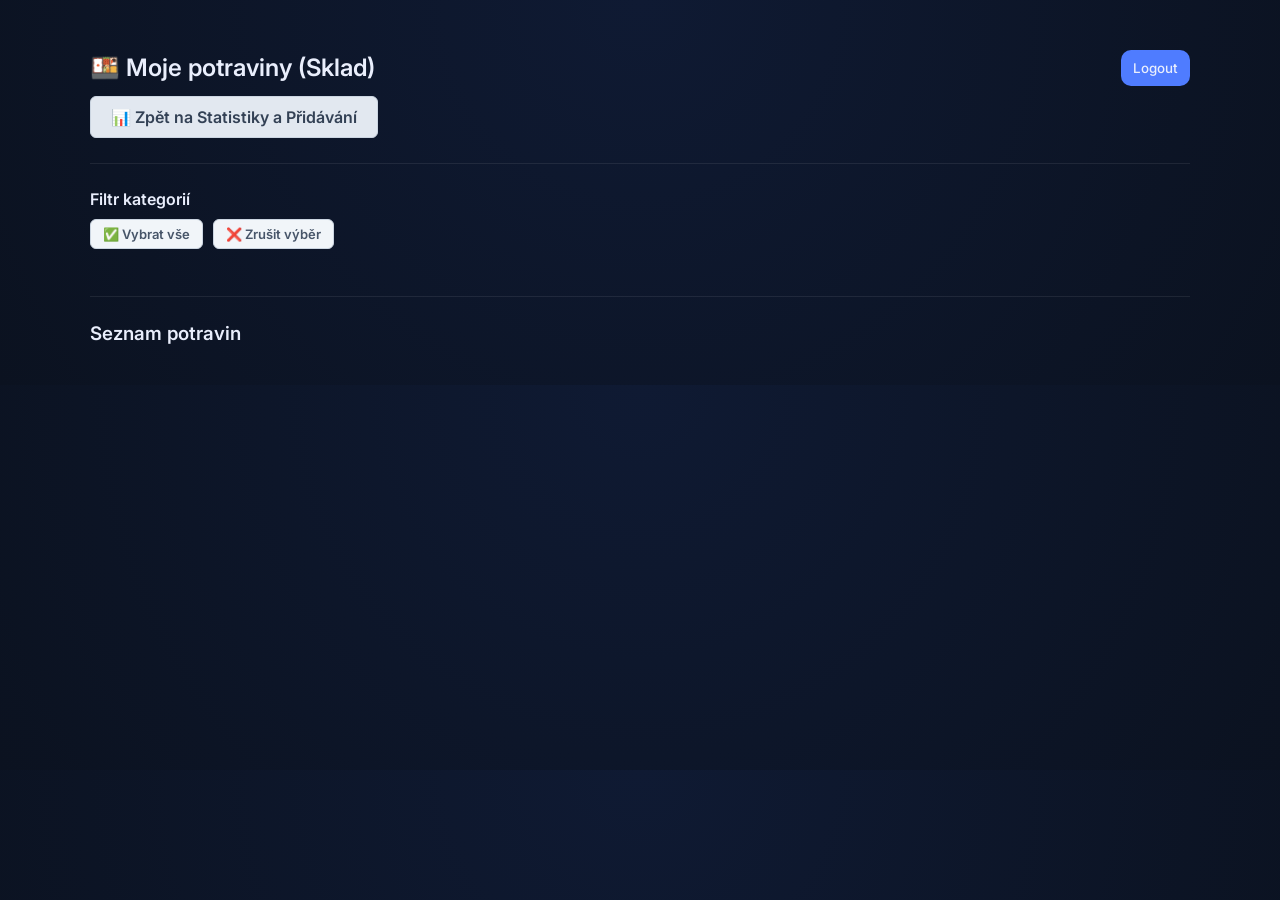
<file: list.html>
<!DOCTYPE html>
<html lang="cs">
<head>
  <meta charset="UTF-8" />
  <meta name="viewport" content="width=device-width, initial-scale=1" />
  <link rel="stylesheet" href="style.css">
  <link rel="shortcut icon" type="image/x-icon" href="ikona.png">
  <title>Food App - Sklad</title>
  <style>
    .filter-actions { display: flex; gap: 10px; margin-bottom: 12px; }
    .filter-btn { background: #f1f5f9; border: 1px solid #cbd5e1; color: #475569; padding: 6px 12px; border-radius: 6px; font-size: 13px; font-weight: 600; cursor: pointer; transition: all 0.2s ease; }
    .filter-btn:hover { background: #e2e8f0; color: #1e293b; }
    #category-filters { display: flex; flex-wrap: wrap; gap: 8px 12px; margin-bottom: 20px; padding: 5px 0; }
    #category-filters label { display: inline-flex; align-items: center; user-select: none; padding: 8px 16px; border: 1px solid #e2e8f0; border-radius: 20px; background: #f8fafc; color: #64748b; font-size: 14px; font-weight: 500; cursor: pointer; transition: all 0.2s ease; box-shadow: 0 1px 2px rgba(0,0,0,0.05); }
    #category-filters input[type="checkbox"] { display: none; }
    #category-filters label:has(input:checked) { background: #2563eb; border-color: #2563eb; color: #ffffff; box-shadow: 0 2px 4px rgba(37, 99, 235, 0.2); }
    #category-filters label:not(:has(input:checked)):hover { background: #f1f5f9; border-color: #cbd5e1; color: #334155; }
  </style>
</head>
<body>

<h2>🍱 Moje potraviny (Sklad) <button onclick="logout()">Logout</button></h2>

<nav style="margin-bottom: 25px;">
  <a href="index.html" class="nav-btn nav-btn-secondary">
    📊 Zpět na Statistiky a Přidávání
  </a>
</nav>

<hr />

<h4>Filtr kategorií</h4>
<div class="filter-actions">
  <button class="filter-btn" onclick="toggleAllCategories(true)">✅ Vybrat vše</button>
  <button class="filter-btn" onclick="toggleAllCategories(false)">❌ Zrušit výběr</button>
</div>
<div id="category-filters"></div>

<hr />

<h3>Seznam potravin</h3>
<div id="list"></div>

<script type="module">
import { createClient } from "https://esm.sh/@supabase/supabase-js"

const supabase = createClient(
  "https://xexjuqswanxhjpjbldxj.supabase.co",
  "eyJhbGciOiJIUzI1NiIsInR5cCI6IkpXVCJ9.eyJpc3MiOiJzdXBhYmFzZSIsInJlZiI6InhleGp1cXN3YW54aGpwamJsZHhqIiwicm9sZSI6ImFub24iLCJpYXQiOjE3ODEyNzIzODgsImV4cCI6MjA5Njg0ODM4OH0.CoVQPwKTfbkCkxJmLOzCZkvitmEAvh2o6dFOLomWl8w"
)

// OCHRANA STRÁNKY (Zůstává stejná)
const session = JSON.parse(localStorage.getItem("session"))
if (!session) window.location.href = "login.html"
await supabase.auth.setSession(session)

const CATEGORY_ORDER = [
  "Mléčné výrobky", "Pečivo", "Salámy", "Maso", "Luštěniny", 
  "Ovoce / zelenina", "Nanuky", "Sladkosti", "Nápoje", "Dochucovadla", "Trvanlivé potraviny"
]

let selectedCategories = new Set(CATEGORY_ORDER)
let allItems = []

function renderCategoryFilters() {
  const container = document.getElementById("category-filters")
  container.innerHTML = ""
  selectedCategories.clear()

  CATEGORY_ORDER.forEach(cat => {
    const label = document.createElement("label")
    const checkbox = document.createElement("input")
    checkbox.type = "checkbox"
    checkbox.checked = true
    checkbox.dataset.category = cat

    checkbox.addEventListener("change", () => {
      if (checkbox.checked) selectedCategories.add(cat)
      else selectedCategories.delete(cat)
      renderItems()
    })

    selectedCategories.add(cat)
    label.appendChild(checkbox)
    label.append(cat)
    container.appendChild(label)
  })
}

window.toggleAllCategories = function(status) {
  const checkboxes = document.querySelectorAll('#category-filters input[type="checkbox"]')
  selectedCategories.clear()
  checkboxes.forEach(checkbox => {
    checkbox.checked = status
    const cat = checkbox.dataset.category
    if (status) selectedCategories.add(cat)
  })
  renderItems()
}

async function loadItems() {
  const { data } = await supabase.from("food_inventory").select("*")
  allItems = data || []

  allItems.sort((a, b) => {
    const catA = a.product_category || "Bez kategorie"
    const catB = b.product_category || "Bez kategorie"
    const indexA = CATEGORY_ORDER.indexOf(catA)
    const indexB = CATEGORY_ORDER.indexOf(catB)
    if (indexA !== indexB) return (indexA === -1 ? 999 : indexA) - (indexB === -1 ? 999 : indexB)
    return new Date(a.expiry_date) - new Date(b.expiry_date)
  })

  renderItems()
}

function renderItems() {
  const filtered = allItems.filter(item => selectedCategories.has(item.product_category || "Bez kategorie"))
  const list = document.getElementById("list")
  list.innerHTML = ""

  const grouped = {}
  filtered.forEach(item => {
    const cat = item.product_category || "Bez kategorie"
    if (!grouped[cat]) grouped[cat] = []
    grouped[cat].push(item)
  })

  CATEGORY_ORDER.forEach(category => {
    if (!grouped[category] || grouped[category].length === 0) return

    const title = document.createElement("div")
    title.className = "category"
    title.innerHTML = `<span>📦 ${category}</span>`
    list.appendChild(title)

    const header = document.createElement("div")
    header.className = "header"
    header.innerHTML = `<div>Položka</div><div>Množství</div><div>Cena</div><div>Expirace</div><div>Akce</div>`
    list.appendChild(header)

    grouped[category].forEach(item => {
      const today = new Date()
      const expiry = new Date(item.expiry_date)
      const diff = Math.ceil((expiry - today) / (1000 * 60 * 60 * 24))

      let color = "ok"
      if (diff <= 5) color = "danger"
      else if (diff <= 30) color = "warn"

      const div = document.createElement("div")
      div.className = "item"
      div.innerHTML = `
        <div>${item.product_name}</div>
        <div>${item.quantity} ${item.unit}</div>
        <div>${item.unit_price} Kč</div>
        <div class="${color}" style="display:flex; flex-direction:column; line-height:1.2">
            <span>${new Date(item.expiry_date).toLocaleDateString("cs-CZ")}</span>
            <span style="font-size:12px; opacity:0.7;">(${diff} dní)</span>
        </div>
        <div class="row">
          <button onclick="consume('${item.record_id}', ${item.quantity}, -1, ${JSON.stringify(item).replace(/"/g, '&quot;')})">➖</button>
          <button onclick="consume('${item.record_id}', ${item.quantity}, 1, ${JSON.stringify(item).replace(/"/g, '&quot;')})">➕</button>
        </div>`
      list.appendChild(div)
    })
  })
}

window.consume = async function (id, qty, delta, item) {
  const newQty = Number(qty) + Number(delta)
  const user = await supabase.auth.getUser()

  if (delta < 0) {
    await supabase.from("consumption_log").insert({
      user_id: user.data.user.id, product_name: item.product_name, product_category: item.product_category, quantity: 1, unit_price: item.unit_price, total_value: item.unit_price
    })
  } else {
    await supabase.from("purchase_log").insert({
      user_id: user.data.user.id, product_name: item.product_name, product_category: item.product_category, quantity: 1, unit_price: item.unit_price, total_value: item.unit_price
    })
  }

  if (newQty <= 0) {
    await supabase.from("food_inventory").delete().eq("record_id", id)
  } else {
    await supabase.from("food_inventory").update({ quantity: newQty }).eq("record_id", id)
  }

  await loadItems()
}

renderCategoryFilters()
loadItems()

window.logout = async function () {
  await supabase.auth.signOut()
  localStorage.removeItem("session")
  window.location.href = "login.html"
}
</script>
</body>
</html>
</file>
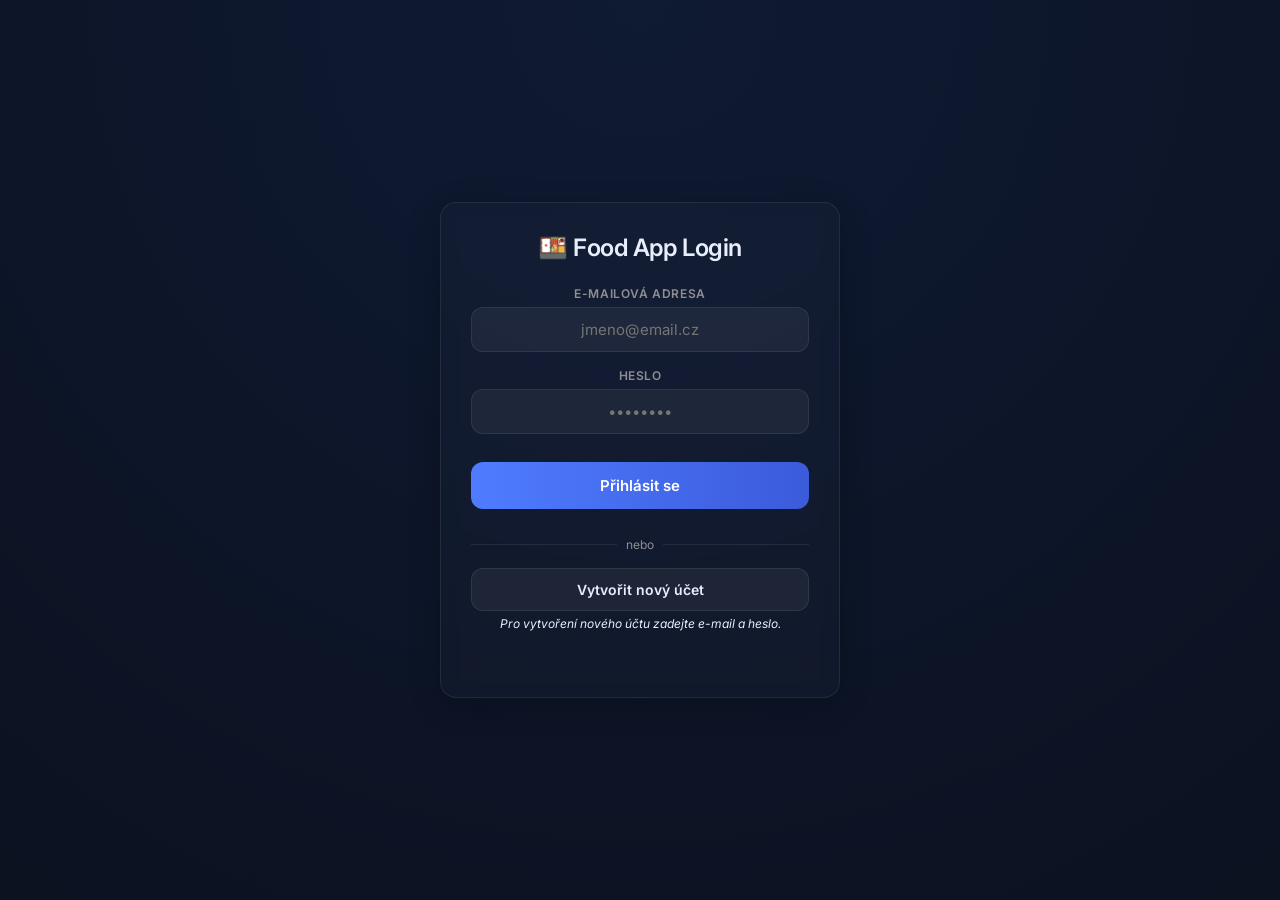
<file: login.html>
<!DOCTYPE html>
<html lang="cs">
<head>
  <meta charset="UTF-8" />
  <meta name="viewport" content="width=device-width, initial-scale=1" />
  <link rel="stylesheet" href="style.css">
  <link rel="shortcut icon" type="image/x-icon" href="ikona.png">
  <title>Login - Food App</title>
  <style>
    /* Reset a nastavení celého okna na 100% výšky */
    html, body {
      min-height: 100vh;
      margin: 0;
      padding: 0;
      box-sizing: border-box;
    }

    body {
      margin: auto;
      display: flex;
      justify-content: center; /* Vycentruje horizontálně */
      align-items: center;     /* Vycentruje vertikálně */
      padding: 20px;
      background-color: #0b132b; /* Záložní tmavá barva, pokud by nenačetlo ze style.css */
    }

    .login-container {
      width: 100%;
      max-width: 400px;
      display: flex;
      justify-content: center; /* Zajistí vycentrování karty uvnitř containeru */
    }

    .login-card {
      width: 100%; /* Karta teď správně využije maximálně 400px z containeru */
      background: rgba(255, 255, 255, 0.02);
      border: 1px solid var(--border, rgba(255, 255, 255, 0.1));
      padding: 30px;
      border-radius: 16px;
      box-shadow: 0 8px 32px rgba(0, 0, 0, 0.24);
      backdrop-filter: blur(8px);
      
      /* Vycentrování textů a prvků uvnitř karty */
      display: flex;
      flex-direction: column;
      align-items: center;
      text-align: center;
    }

    h2 {
      margin-top: 0;
      margin-bottom: 24px;
      font-size: 24px;
      letter-spacing: -0.02em;
    }

    .input-group {
      margin-bottom: 16px;
      width: 100%;
      text-align: center;
    }

    .input-group label {
      display: block;
      font-size: 12px;
      font-weight: 600;
      margin-bottom: 6px;
      color: var(--text-muted, #8e8e93);
      text-transform: uppercase;
      letter-spacing: 0.05em;
    }

    input {
      width: 100%;
      padding: 12px 16px;
      background: rgba(255, 255, 255, 0.05);
      border: 1px solid var(--border, rgba(255, 255, 255, 0.1));
      border-radius: 12px;
      color: var(--text, #ffffff);
      font-size: 15px;
      box-sizing: border-box;
      transition: all 0.2s ease;
      text-align: center; /* Psaní textu od středu */
    }

    input:focus {
      outline: none;
      border-color: #4f7cff;
      background: rgba(255, 255, 255, 0.08);
      box-shadow: 0 0 0 3px rgba(79, 124, 255, 0.15);
    }

    .btn-primary {
      width: 100%;
      padding: 14px;
      border-radius: 12px;
      background: linear-gradient(90deg, #4f7cff, #3b5bdb);
      border: none;
      color: white;
      font-weight: 600;
      font-size: 15px;
      cursor: pointer;
      margin-top: 12px;
      margin-bottom: 12px;
      transition: opacity 0.2s ease;
    }

    .btn-primary:hover {
      opacity: 0.9;
    }

    .btn-secondary {
      width: 100%;
      padding: 12px;
      border-radius: 12px;
      background: rgba(255, 255, 255, 0.05);
      border: 1px solid var(--border, rgba(255, 255, 255, 0.1));
      color: var(--text, #ffffff);
      font-weight: 600;
      font-size: 14px;
      cursor: pointer;
      transition: background 0.2s ease;
    }

    .btn-secondary:hover {
      background: rgba(255, 255, 255, 0.1);
    }

    .divider {
      display: flex;
      align-items: center;
      text-align: center;
      color: var(--text-muted, #8e8e93);
      font-size: 12px;
      margin: 16px 0;
      width: 100%;
    }

    .divider::before, .divider::after {
      content: '';
      flex: 1;
      border-bottom: 1px solid var(--border, rgba(255, 255, 255, 0.1));
    }

    .divider:not(:empty)::before { margin-right: .75em; }
    .divider:not(:empty)::after { margin-left: .75em; }

    #msg {
      margin-top: 16px;
      font-size: 14px;
      font-weight: 600;
      min-height: 20px;
    }
    
    .msg-success { color: #35d07f; }
    .msg-error { color: #ff453a; }
  </style>
</head>

<body>

  <div class="login-container">
    <div class="login-card">
      <h2>🍱 Food App Login</h2>

      <div class="input-group">
        <label for="email">E-mailová adresa</label>
        <input id="email" type="email" placeholder="jmeno@email.cz" autocomplete="email" />
      </div>

      <div class="input-group">
        <label for="password">Heslo</label>
        <input id="password" type="password" placeholder="••••••••" autocomplete="current-password" />
      </div>

      <button onclick="signIn()" class="btn-primary">Přihlásit se</button>
      
      <div class="divider">nebo</div>
      
      <button onclick="signUp()" class="btn-secondary">Vytvořit nový účet</button>
      <i style="font-size: 12px; margin-top:5px;">Pro vytvoření nového účtu zadejte e-mail a heslo.</i>
      <div id="msg"></div>
    </div>
  </div>

  <script type="module">
    import { createClient } from "https://esm.sh/@supabase/supabase-js"

    const supabase = createClient(
      "https://xexjuqswanxhjpjbldxj.supabase.co",
      "eyJhbGciOiJIUzI1NiIsInR5cCI6IkpXVCJ9.eyJpc3MiOiJzdXBhYmFzZSIsInJlZiI6InhleGp1cXN3YW54aGpwamJsZHhqIiwicm9sZSI6ImFub24iLCJpYXQiOjE3ODEyNzIzODgsImV4cCI6MjA5Njg0ODM4OH0.CoVQPwKTfbkCkxJmLOzCZkvitmEAvh2o6dFOLomWl8w"
    )

    const msgEl = document.getElementById("msg")

    window.signUp = async function () {
      const email = document.getElementById("email").value
      const password = document.getElementById("password").value

      msgEl.className = ""
      msgEl.innerText = "Registruji..."

      const { data, error } = await supabase.auth.signUp({
        email,
        password
      })

      if (error) {
        msgEl.className = "msg-error"
        msgEl.innerText = error.message
      } else {
        msgEl.className = "msg-success"
        msgEl.innerText = "Registrace úspěšná! ✔"
      }
    }

    window.signIn = async function () {
      const email = document.getElementById("email").value
      const password = document.getElementById("password").value

      msgEl.className = ""
      msgEl.innerText = "Ověřuji..."

      const { data, error } = await supabase.auth.signInWithPassword({
        email,
        password
      })

      if (error) {
        msgEl.className = "msg-error"
        msgEl.innerText = error.message
        return
      }

      msgEl.className = "msg-success"
      msgEl.innerText = "Přihlášení úspěšné! ✔"

      localStorage.setItem("session", JSON.stringify(data.session))

      setTimeout(() => {
        window.location.href = "index.html"
      }, 800)
    }
  </script>

</body>
</html>
</file>
<file: style.css>
@import url('https://fonts.googleapis.com/css2?family=Inter:wght@400;500;600;700&display=swap');

:root {
  --bg: #0b1220;
  --panel: #111a2e;
  --card: #141f38;
  --text: #e9eefc;
  --muted: #a9b4d0;
  --accent: #4f7cff;
  --danger: #ff4d4d;
  --warn: #ffb020;
  --ok: #35d07f;
  --border: rgba(255,255,255,0.08);
}

body {
  font-family: Inter, system-ui, sans-serif;
  background: radial-gradient(circle at top, #0f1a33, var(--bg));
  color: var(--text);
  margin: 0;
  padding: 30px;
  max-width: 1100px;
  margin-inline: auto;
}

h2, h3, h4 {
  font-weight: 600;
  margin-bottom: 10px;
}

hr {
  border: none;
  border-top: 1px solid var(--border);
  margin: 25px 0;
}

/* INPUTS */
input, button, select {
  font-family: inherit;
  border-radius: 10px;
  border: 1px solid var(--border);
  padding: 10px 12px;
  background: var(--panel);
  color: var(--text);
  outline: none;
  transition: 0.2s;
}

input:focus {
  border-color: var(--accent);
  box-shadow: 0 0 0 3px rgba(79,124,255,0.2);
}

button {
  cursor: pointer;
  background: var(--accent);
  border: none;
  font-weight: 500;
}

button:hover {
  transform: translateY(-1px);
  opacity: 0.95;
}

/* HEADER */
h2 {
  display: flex;
  justify-content: space-between;
  align-items: center;
}

/* STATS CARDS */
.stats-grid {
  display: grid;
  grid-template-columns: repeat(3, 1fr);
  gap: 12px;
  text-align: center;
}

.stats-card {
  background: linear-gradient(180deg, var(--card), var(--panel));
  border: 1px solid var(--border);
  border-radius: 14px;
  padding: 16px;
}

.stats-label {
  font-size: 13px;
  color: var(--muted);
}

.stats-value {
  font-size: 26px;
  font-weight: 700;
  margin-top: 5px;
}

.stats-header{
  display: grid;
  grid-template-columns: 1fr auto 1fr;
  align-items: center;
}

/* levá část */
.stats-left{
  justify-self: start;
}

/* střed (měsíc + šipky) */
.stats-middle{
  justify-self: center;
  display: flex;
  align-items: center;
  gap: 10px;
}

/* CATEGORY TITLE */ 
.category { 
    margin-top: 25px; 
    font-size: 16px; 
    font-weight: 600; 
    color: var(--muted); 
}

.category span {
  padding: 6px 12px;
  background: rgba(79,124,255,0.15);
  border: 1px solid rgba(79,124,255,0.3);
  border-radius: 999px;
  font-size: 12px;
  color: var(--text);
  text-transform: uppercase;
  letter-spacing: 0.08em;
}

/* LIST HEADER */
.header {
  display: grid;
  grid-template-columns: 1fr 1fr 1fr 1fr 120px;
  font-size: 14px;
  color: var(--muted);
  padding: 10px;
  border-bottom: 1px solid var(--border);
  text-align: center;
}

/* ITEM CARD */
.item {
  display: grid;
  grid-template-columns: 1fr 1fr 1fr 1fr 120px;
  align-items: center;
  gap: 10px;
  padding: 12px;
  margin: 6px 0;
  background: var(--card);
  border: 1px solid var(--border);
  border-radius: 12px;
  transition: 0.2s;
  text-align: center;
}

.item:hover {
  transform: translateY(-1px);
  border-color: rgba(79,124,255,0.3);
}

/* STATUS */
.danger { color: var(--danger); font-weight: 600; }
.warn { color: var(--warn); font-weight: 600; }
.ok { color: var(--ok); font-weight: 600; }

/* ACTION BUTTONS */
.row {
  display: flex;
  gap: 6px;
}

.row button {
  padding: 6px 10px;
  border-radius: 8px;
  background: rgba(255,255,255,0.06);
  border: 1px solid var(--border);
}

.row button:hover {
  background: rgba(79,124,255,0.2);
}

/* CATEGORY BAR */
#stats-categories > div {
  background: var(--card);
}

#stats-month{
  display: inline-flex;
  justify-content: center;
  align-items: center;

  width: 150px;
  padding: 4px 10px;

  border-radius: 999px;
  background: rgba(255,255,255,0.05);
  border: 1px solid var(--border);

  text-align: center;
  font-weight: 600;
}

.form-card {
  background: linear-gradient(180deg, #141f38, #0f172a);
  border: 1px solid rgba(255,255,255,0.08);
  border-radius: 16px;
  padding: 18px;
  margin-top: 10px;
  margin-bottom: 25px;
}

.form-card h3 {
  margin-top: 0;
  margin-bottom: 14px;
  font-size: 16px;
  color: #e9eefc;
}

/* GRID FORM (Desktopní nastavení přesunuto z HTML inline stylů) */
.form-grid {
  display: grid;
  grid-template-columns: 2fr 2fr 1fr 1fr 2fr 2fr;
  gap: 10px;
  margin-bottom: 12px;
  width: 100%;
}

.form-grid input, .form-grid select {
  width: 100%;
  box-sizing: border-box;
}

#qty {
  text-align: center;
  padding-inline: 4px;
}

#unit {
  padding-inline: 4px;
}

/* INPUTS (lepší kontrast) */
.form-card input {
  background: rgba(255,255,255,0.04);
  border: 1px solid rgba(255,255,255,0.08);
  padding: 10px 12px;
  border-radius: 10px;
  color: #e9eefc;
  transition: 0.2s;
}

.form-card input:focus {
  border-color: #4f7cff;
  box-shadow: 0 0 0 3px rgba(79,124,255,0.2);
}

/* SPODNÍ TLAČÍTKA FORMULÁŘE (Desktop) */
.form-buttons {
  display: grid;
  grid-template-columns: 2fr 7fr 2fr;
  gap: 10px;
  align-items: center;
  margin-top: 5px;
  width: 100%;
}

#barcode-upload-btn {
  width: 100%;
  padding: 12px 5px;
  font-size: 14px;
  background: rgba(79, 124, 255, 0.15);
  border: 1px solid rgba(79, 124, 255, 0.4);
  color: var(--text);
  border-radius: 12px;
  cursor: pointer;
  white-space: nowrap;
  font-weight: 600;
  box-sizing: border-box;
  text-align: center;
}

.primary-btn-submit {
  width: 100%;
  padding: 12px 5px;
  border-radius: 12px;
  background: linear-gradient(90deg, #4f7cff, #3b5bdb);
  border: none;
  color: white;
  font-weight: 600;
  cursor: pointer;
  white-space: nowrap;
  box-sizing: border-box;
  text-align: center;
  transition: 0.2s;
}

.primary-btn-submit:hover {
  transform: translateY(-1px);
  filter: brightness(1.05);
}

.open-storage-btn {
  width: 100%;
  padding: 12px 5px;
  font-size: 14px;
  background: rgba(255, 255, 255, 0.05);
  border: 1px solid var(--border);
  color: var(--text);
  border-radius: 12px;
  text-decoration: none;
  font-weight: 600;
  white-space: nowrap;
  text-align: center;
  display: inline-block;
  box-sizing: border-box;
}

/* PRIMARY BUTTON (Z původního CSS zbylo) */
.primary-btn {
  width: 100%;
  padding: 12px;
  border-radius: 12px;
  background: linear-gradient(90deg, #4f7cff, #3b5bdb);
  border: none;
  color: white;
  font-weight: 600;
  cursor: pointer;
  transition: 0.2s;
}

.primary-btn:hover {
  transform: translateY(-1px);
  filter: brightness(1.05);
}

/* KATEGORIE TABULKA */
.cat-row {
  display: grid;
  grid-template-columns: 1.5fr 0.8fr 1fr 2fr;
  gap: 12px;
  align-items: center;
  padding: 12px 14px;
  background: var(--card);
  border: 1px solid var(--border);
  border-radius: 12px;
  transition: 0.2s;
}

.cat-row:hover {
  transform: translateY(-1px);
  border-color: rgba(79,124,255,0.3);
}

.progress {
  height: 12px;
  background: rgba(255,255,255,0.06);
  border-radius: 999px;
  overflow: hidden;
  flex: 1;
  position: relative;
}

.progress-bar {
  height: 100%;
  border-radius: 999px;
  background: linear-gradient(90deg, var(--accent), var(--ok));
  transition: width 0.4s ease;
}

.cat-header {
  display: grid;
  grid-template-columns: 1.5fr 0.8fr 1fr 2fr;
  gap: 12px;
  padding: 10px 14px;
  margin-top: 10px;
  font-size: 13px;
  color: var(--muted);
  letter-spacing: 0.08em;
  border-bottom: 1px solid var(--border);
}

select {
  font-family: inherit;
  border-radius: 10px;
  border: 1px solid var(--border);
  padding: 10px 12px;
  background: var(--panel);
  color: var(--text);
  outline: none;
  transition: 0.2s;
}

select:focus {
  border-color: var(--accent);
  box-shadow: 0 0 0 3px rgba(79,124,255,0.2);
}

/* Společný základ pro navigační tlačítka */
.nav-btn {
  display: inline-block;
  padding: 10px 20px;
  font-size: 16px;
  font-weight: 600;
  border-radius: 6px;
  text-decoration: none;
  cursor: pointer;
  transition: all 0.2s ease;
}

/* Sekundární šedé tlačítko (pro list.html) */
.nav-btn-secondary {
  color: #334155;
  background-color: #e2e8f0;
  border: 1px solid #cbd5e1;
}

.nav-btn-secondary:hover {
  background-color: #cbd5e1;
  color: #0f172a;
}  

/* Styl pro automaticky vyplněná políčka z fotky */
.auto-filled {
  background: rgba(53, 208, 127, 0.15) !important;
  border-color: var(--ok) !important;
  box-shadow: 0 0 0 2px rgba(53, 208, 127, 0.2);
}

/* Výchozí stav pro desktop */
.show-on-mobile {
  display: none;
}

.quick-presets-grid {
  display:grid;
  grid-template-columns:repeat(7,1fr);
  gap:8px;
  margin-top:15px;
}

.preset-btn{
  padding:10px;
  border-radius:12px;
  background:rgba(79,124,255,.08);
  border:1px solid rgba(79,124,255,.25);
  color:var(--text);
  cursor:pointer;
  text-align:center;
}

.preset-icon{
  font-size:22px;
  margin-bottom:5px;
}

.preset-qty{
  font-size:11px;
  color:var(--muted);
}

/* ==========================================================================
   RESPONSIVE DESIGN (PRO OBRAZOVKY POD 940px)
   ========================================================================== */
@media screen and (max-width: 940px) {
  body {
    padding: 15px;
  }

  /* 1. Horní statistiky (3 sloupce na 1) */
  .stats-grid {
    grid-template-columns: 1fr;
    gap: 10px;
  }

  /* 2. Formulář (Přeskládání prvků do dvojic pod sebou) */
  .form-grid {
    grid-template-columns: 1fr 1fr;
    gap: 12px;
  }

  #name, #category {
    grid-column: span 2; /* Název a kategorie budou přes celou šířku řádku */
  }

  /* Spodní tlačítka pod formulářem se seřadí pod sebe */
  .form-buttons {
    grid-template-columns: 1fr;
    gap: 10px;
  }

  /* 3. Kategorie (Transformace řádků na samostatné karty) */
  .cat-header {
    display: none; /* Skryje tabulkové záhlaví */
  }

  .cat-row {
    grid-template-columns: 1fr 1fr;
    gap: 8px;
    padding: 16px;
    text-align: left;
  }

  .cat-name {
    grid-column: span 2;
    font-size: 16px;
    font-weight: 700;
    border-bottom: 1px solid var(--border);
    padding-bottom: 6px;
    color: var(--accent);
  }

  /* Dynamické vytvoření textových popisků před číselnými hodnotami */
  .cat-purchased::before {
    content: "Nakoupeno: ";
    color: var(--muted);
    font-size: 12px;
    display: block;
  }

  .cat-consumed::before {
    content: "Spotřebováno: ";
    color: var(--muted);
    font-size: 12px;
    display: block;
  }

  .cat-progress-wrap {
    grid-column: span 2;
    margin-top: 6px;
  }

  /* Stav pro mobil */
  .hide-on-mobile {
    display: none;
  }
  .show-on-mobile {
    display: inline;
  }

  .quick-presets-grid{
    grid-template-columns:repeat(3,1fr);
  }

  .stats-header{
    grid-template-columns: 1fr auto 1fr;
  }

  .stats-middle button{
    padding: 6px 10px;
  }

  #stats-month{
    width: 100px;
    text-align: center;
  }

  .stats-left {
    font-size: 14px;
  }

  .cat-row {
    text-align: center;
  }
}
</file>
